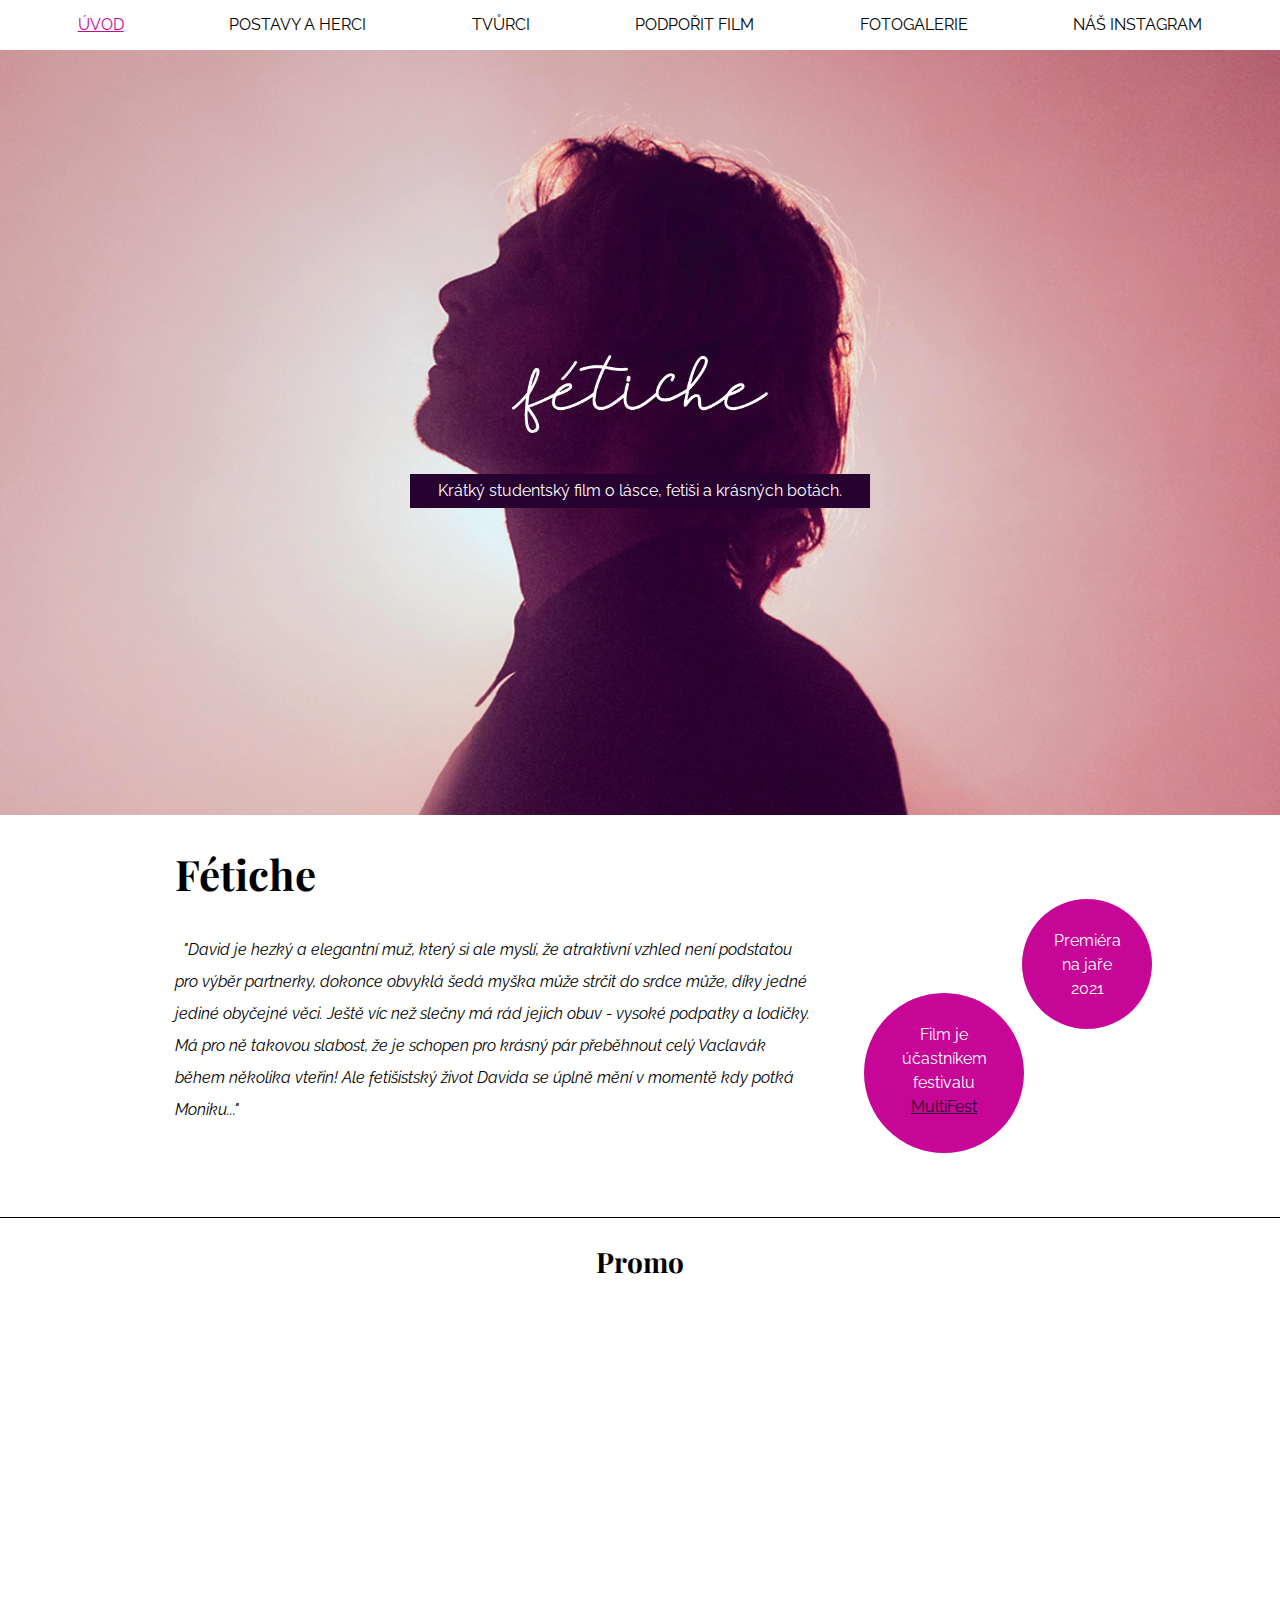
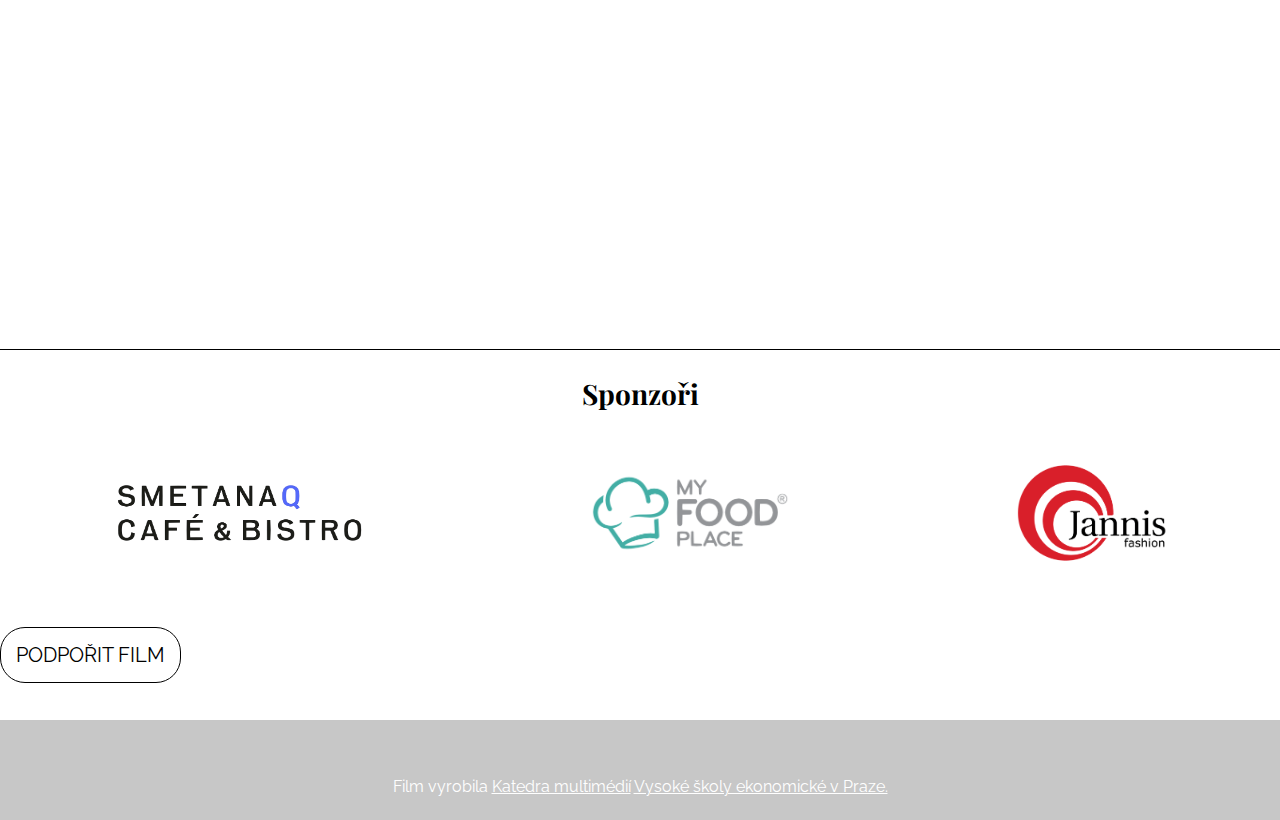
<file: index.html>
<!DOCTYPE html>
<html lang="cs">
    <head>
        <meta charset="UTF-8">
        <meta name="viewport" content="width=device-width, initial-scale=1.0">
        <meta name="description" content="Webové stránky krátkého studentského filmu Fétiche">
        <meta name="author" content="Tatiana Chesebieva">
        <title>Fétiche - studentský film</title>
        <link rel="icon" href="media/favicon.png" type="image/x-icon" sizes="16x16" />
        <link href="https://fonts.googleapis.com/css2?family=Raleway:wght@300&display=swap" rel="stylesheet">
        <link href="https://fonts.googleapis.com/css2?family=Playfair+Display&display=swap" rel="stylesheet">
        <link rel="stylesheet" href="style.css" type="text/css" />
    </head>
    <body>
        <header class="nav" id="nav">
            <a onclick="menu()" id="nav-icon"> &#9776; </a>
            <a href="#" id="active">Úvod</a>
            <a href="cast.html">Postavy a herci</a>
            <a href="crew.html">Tvůrci</a>
            <a href="donate.html">Podpořit film</a>
            <a href="gallery.html">Fotogalerie</a>
            <a href="https://www.instagram.com/fetiche.film/" target="_blank">Náš Instagram</a>
        </header>
        <main id="homepage_main">
            <div id="intro">
                <img src="media/logo.png" alt="Logotyp Fétiche">
                <p>Krátký studentský film o lásce, fetiši a krásných botách.</p>
            </div>
            <div id="about">
                <h1>Fétiche</h1>
                <p id="plot"><i>&nbsp;&nbsp;"David je hezký a elegantní muž, který si ale myslí, že atraktivní vzhled není podstatou pro výběr partnerky, dokonce obvyklá šedá myška může strčit do srdce může, díky jedné jediné obyčejné věci. Ještě víc než slečny má rád jejich obuv - vysoké podpatky a lodičky. Má pro ně takovou slabost, že je schopen pro krásný pár přeběhnout celý Vaclavák během několika vteřin! Ale fetišistský život Davida se úplně mění v momentě kdy potká Moniku..."</i></p>
                <p id="premiere">Premiéra na jaře 2021</p>
                <p id="fest">Film je účastníkem festivalu <a href="https://www.multifest.cz/">MultiFest</a></p>
            </div>
            <div id="promo">
                <h2>Promo</h2>
                <iframe width="1008" height="567" src="https://www.youtube.com/embed/JOF8OgxGXdw" title="YouTube video player" frameborder="0" allow="accelerometer; autoplay; clipboard-write; encrypted-media; gyroscope; picture-in-picture" allowfullscreen></iframe>
            </div>
            <div id="sponsors">
                <h2>Sponzoři</h2>
                <div id="sponsors-icons">
                    <a href="http://smetanaq.cz/" target="_blank"><img src="media/smetanaq.png" alt="SmetanaQ" width="250px"></a>
                    <a href="https://www.myfoodplace.cz/" target="_blank"><img src="media/myfoodplace.png" alt="My Food Place" width="200px"></a>
                    <a href="https://jannisfashion.cz" target="_blank"><img src="media/jannis.png" alt="Jannis Fashion" width="150px"></a>
                </div>
                <button type="button"><a href="donate.html">Podpořit film</a></button>
            </div>
        </main>
        <footer>
            <p>Film vyrobila <a href="https://kme.vse.cz/">Katedra multimédií</a> <a href="https://www.vse.cz/">Vysoké školy ekonomické v Praze.</a></p>
        </footer>
        <script>
            function menu () {
                var nav = document.getElementById("nav");
                if (nav.className == "nav" ) {
                    nav.className += " open";
                } else {
                    nav.className = "nav";
                }
            }
        </script>
    </body>
</html>
</file>
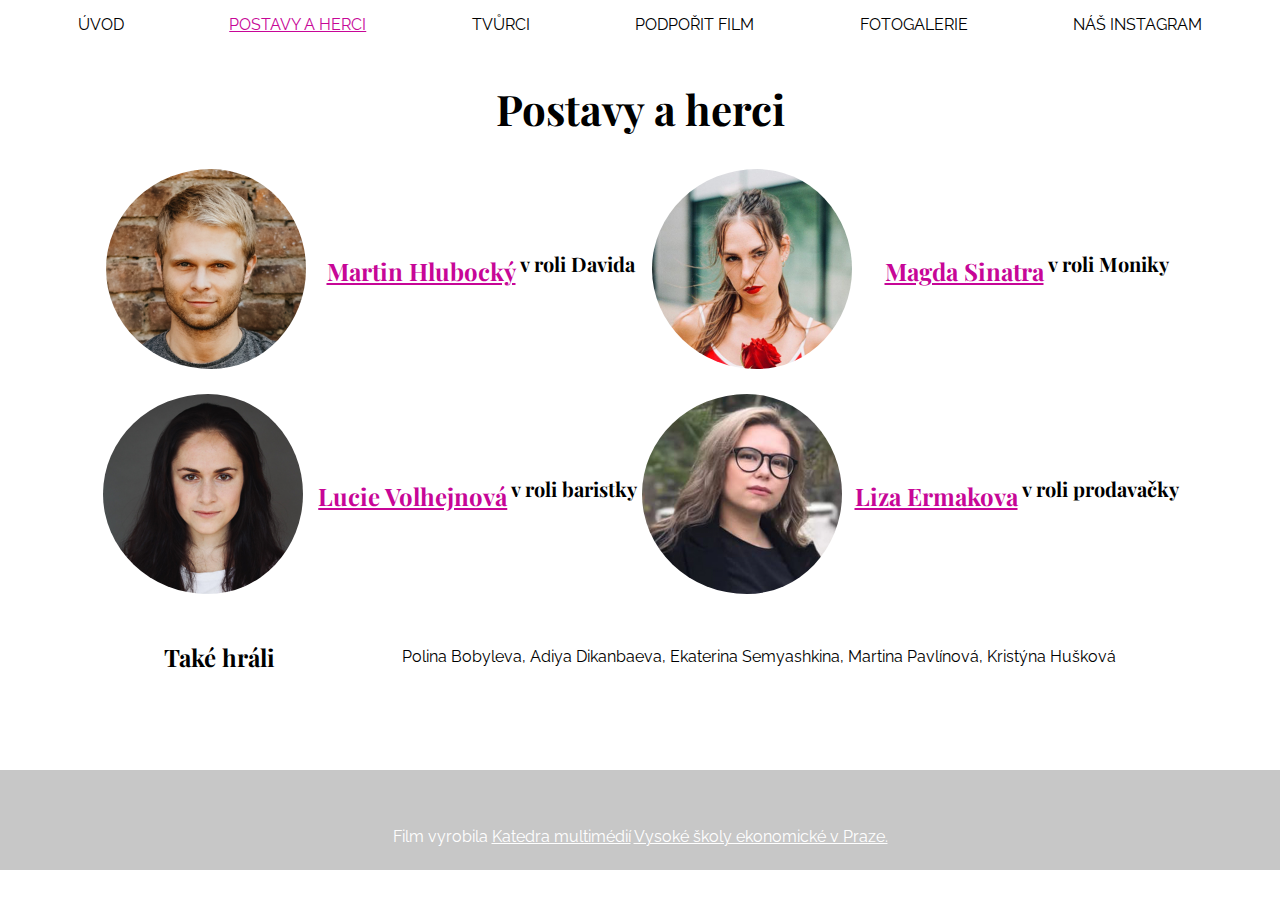
<file: cast.html>
<!DOCTYPE html>
<html lang="cs">
    <head>
        <meta charset="UTF-8">
        <meta name="viewport" content="width=device-width, initial-scale=1.0">
        <meta name="description" content="Postavy a herci filmu Fétiche">
        <meta name="author" content="Tatiana Chesebieva">
        <title>Postavy a herci | Fétiche</title>
        <link rel="icon" href="media/favicon.png" type="image/x-icon" sizes="16x16" />
        <link href="https://fonts.googleapis.com/css2?family=Raleway:wght@300&display=swap" rel="stylesheet">
        <link href="https://fonts.googleapis.com/css2?family=Playfair+Display&display=swap" rel="stylesheet">
        <link rel="stylesheet" href="style.css" type="text/css" />
    </head>
    <body>
        <header class="nav" id="nav">
            <a onclick="menu()" id="nav-icon"> &#9776; </a>
            <a href="index.html">Úvod</a>
            <a href="cast.html" id="active">Postavy a herci</a>
            <a href="crew.html">Tvůrci</a>
            <a href="donate.html">Podpořit film</a>
            <a href="gallery.html">Fotogalerie</a>
            <a href="https://www.instagram.com/fetiche.film/" target="_blank">Náš Instagram</a>

        </header>
        <main id="cast_main">
            <h1>Postavy a herci</h1>
            <div id="cast">
            <section class="character">
                <img src="media/martin.jpg" alt="Martin Hlubocký v roli Davida" class="actor-img">
                <h2><a href="https://actorsmap.cz/en/herec/martin-hlubocky/" target="_blank">Martin Hlubocký</a><sup> v roli Davida </sup></h2>
            </section>
            <section class="character">
                <img src="media/magda.jpg" alt="Magda Sinatra v roli Moniky" class="actor-img">
                <h2><a href="https://www.facebook.com/magdalena.stellabridge" target="_blank">Magda Sinatra</a><sup> v roli Moniky </sup></h2>
            </section>
            <section class="character">
                <img src="media/lucie.jpeg" alt="Lucie Volhejnová v roli baristky" class="actor-img">
                <h2><a href="https://actorsmap.cz/en/herec/lucie-volhejnova/" target="_blank">Lucie Volhejnová</a><sup> v roli baristky </sup></h2>
            </section>
            <section class="character">
                <img src="media/liza.jpg" alt="Liza Ermakova v roli prodavačky" class="actor-img">
                <h2><a href="https://www.facebook.com/profile.php?id=100008595572540" target="_blank">Liza Ermakova</a><sup> v roli prodavačky </sup></h2>
            </section>
            <section class="character">
                <h2>Také hráli</h2>
                <p>Polina Bobyleva, Adiya Dikanbaeva, Ekaterina Semyashkina, Martina Pavlínová, Kristýna Hušková</p>
            </section>
            </div>
        </main>
        <footer>
            <p>Film vyrobila <a href="https://kme.vse.cz/">Katedra multimédií</a> <a href="https://www.vse.cz/">Vysoké školy ekonomické v Praze.</a></p>
        </footer>
        <script>
            function menu () {
                var nav = document.getElementById("nav");
                if (nav.className == "nav" ) {
                    nav.className += " open";
                } else {
                    nav.className = "nav";
                }
            }
        </script>
    </body>
</html>
</file>
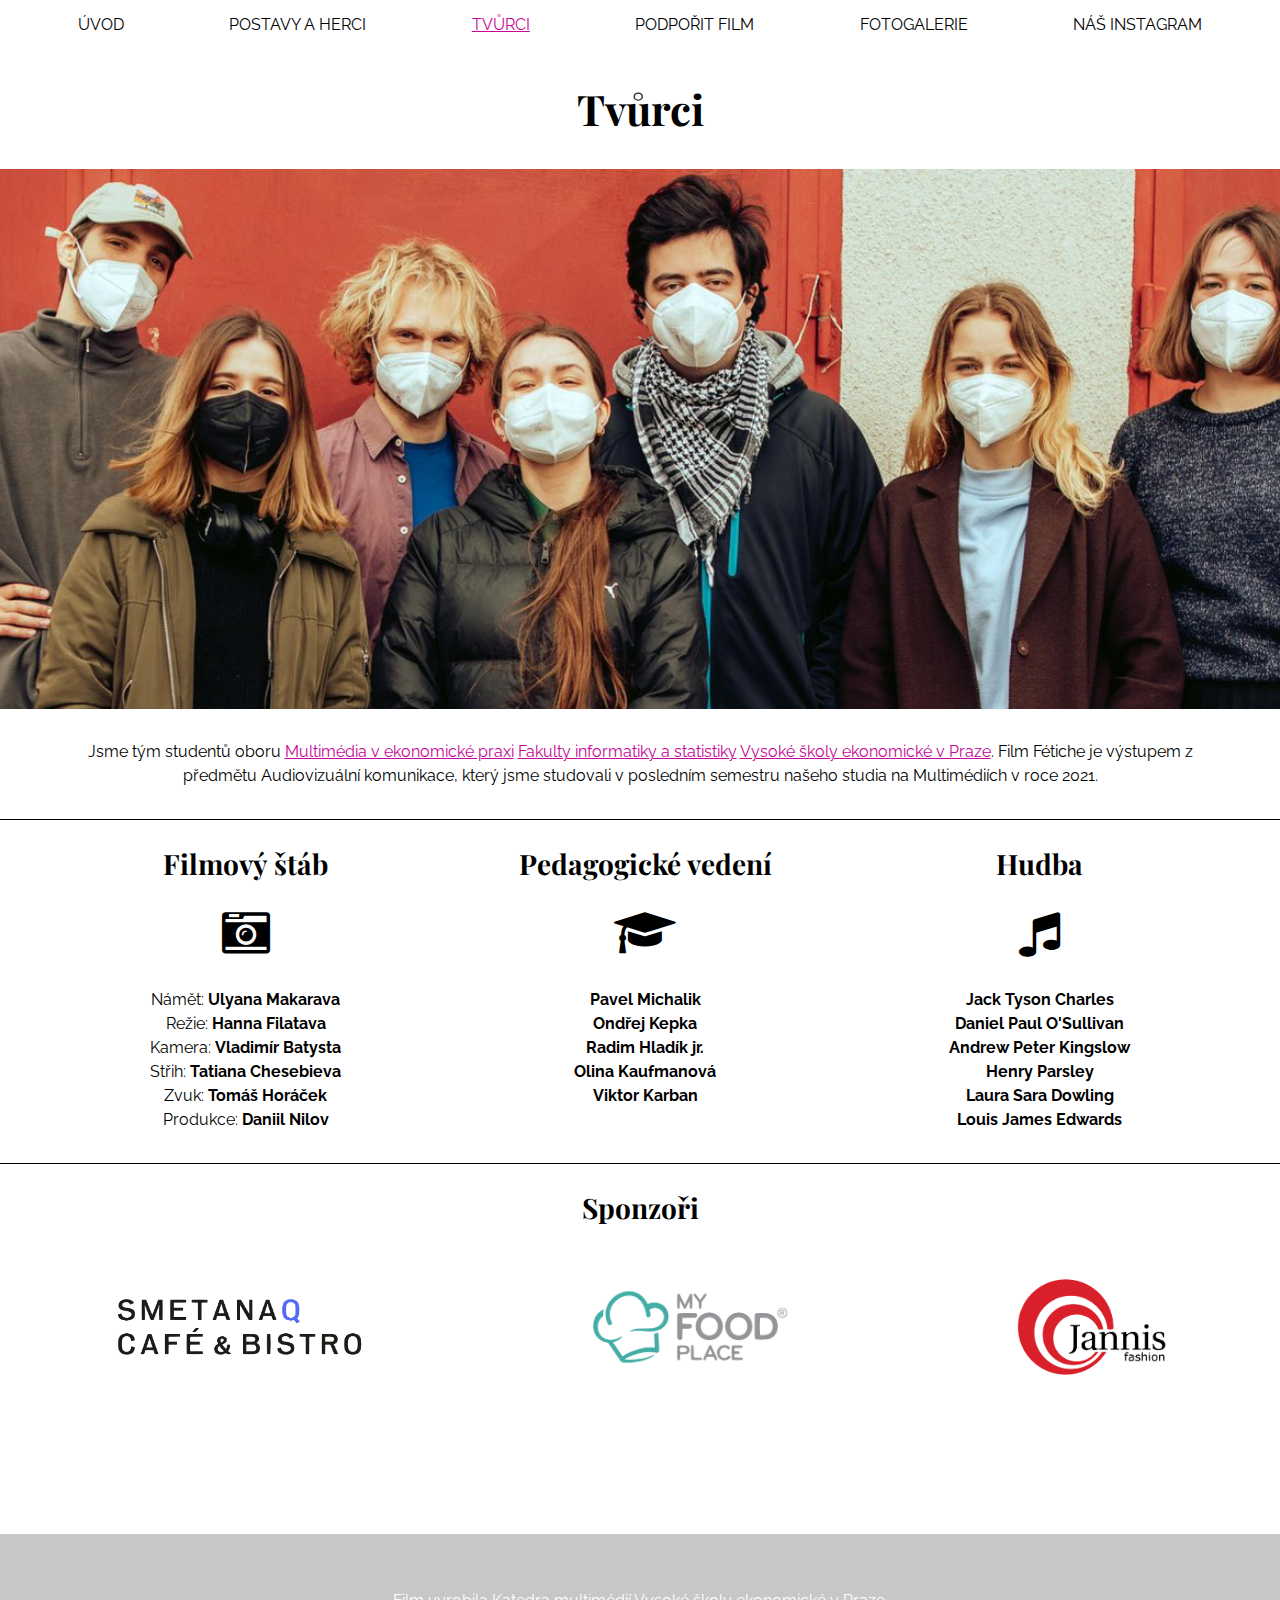
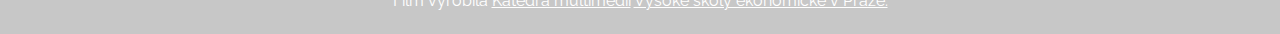
<file: crew.html>
<!DOCTYPE html>
<html lang="cs">
    <head>
        <meta charset="UTF-8">
        <meta name="viewport" content="width=device-width, initial-scale=1.0">
        <meta name="description" content="Štáb filmu Fétiche">
        <meta name="author" content="Tatiana Chesebieva">
        <title>Tvůrci | Fétiche</title>
        <link rel="icon" href="media/favicon.png" type="image/x-icon" sizes="16x16" />
        <link href="https://fonts.googleapis.com/css2?family=Raleway:wght@300&display=swap" rel="stylesheet">
        <link href="https://fonts.googleapis.com/css2?family=Playfair+Display&display=swap" rel="stylesheet">
        <link rel="stylesheet" href="style.css" type="text/css" />
        <link rel="stylesheet" href="https://cdnjs.cloudflare.com/ajax/libs/font-awesome/4.7.0/css/font-awesome.min.css">
    </head>
    <body>
        <header class="nav" id="nav">
            <a onclick="menu()" id="nav-icon"> &#9776; </a>
            <a href="index.html">Úvod</a>
            <a href="cast.html">Postavy a herci</a>
            <a href="crew.html" id="active">Tvůrci</a>
            <a href="donate.html">Podpořit film</a>
            <a href="gallery.html">Fotogalerie</a>
            <a href="https://www.instagram.com/fetiche.film/" target="_blank">Náš Instagram</a>
        </header>
        <main id="crew_main">
            <h1>Tvůrci</h1>
            <div id="crew_cover">
            </div>
            <p>Jsme tým studentů oboru <a href="https://kme.vse.cz/" target="_blank">Multimédia v ekonomické praxi</a> <a href="https://fis.vse.cz/" target="_blank">Fakulty informatiky a statistiky</a> <a href="https://www.vse.cz/" target="_blank">Vysoké školy ekonomické v Praze</a>. Film Fétiche je výstupem z předmětu Audiovizuální komunikace, který jsme studovali v posledním semestru našeho studia na Multimédiích v roce 2021.</p>
            <div id="crew_container">
                <section class="team">
                    <h2>Filmový štáb</h2>
                    <i class="fa fa-camera-retro fa-3x"></i>
                    <p>
                        Námět: <b>Ulyana Makarava</b><br>Režie: <b>Hanna Filatava</b><br>Kamera: <b>Vladimír Batysta</b><br>Střih: <b>Tatiana Chesebieva</b><br>Zvuk: <b>Tomáš Horáček</b><br>Produkce: <b>Daniil Nilov</b>
                    </p>
                </section>
                <section class="team">
                    <h2>Pedagogické vedení</h2>
                    <i class="fa fa-graduation-cap fa-3x"></i>
                    <p>
                        <b>Pavel Michalik<br>Ondřej Kepka<br>Radim Hladík jr.<br>Olina Kaufmanová<br>Viktor Karban</b>
                    </p>
                </section>
                <section class="team">
                    <h2>Hudba</h2>
                    <i class="fa fa-music fa-3x"></i>
                    <p>
                        <b>Jack Tyson Charles<br>Daniel Paul O'Sullivan<br>Andrew Peter Kingslow<br>Henry Parsley<br>Laura Sara Dowling<br>Louis James Edwards</b>
                    </p>
                </section>
            </div>
            <div id="sponsors">
                <h2>Sponzoři</h2>
                <div id="sponsors-icons">
                    <a href="http://smetanaq.cz/" target="_blank"><img src="media/smetanaq.png" alt="SmetanaQ" width="250px"></a>
                    <a href="https://www.myfoodplace.cz/" target="_blank"><img src="media/myfoodplace.png" alt="My Food Place" width="200px"></a>
                    <a href="https://jannisfashion.cz" target="_blank"><img src="media/jannis.png" alt="Jannis Fashion" width="150px"></a>
                </div>
            </div>
        </main>
        <footer>
            <p>Film vyrobila <a href="https://kme.vse.cz/">Katedra multimédií</a> <a href="https://www.vse.cz/">Vysoké školy ekonomické v Praze.</a></p>
        </footer>
        <script>
            function menu () {
                var nav = document.getElementById("nav");
                if (nav.className == "nav" ) {
                    nav.className += " open";
                } else {
                    nav.className = "nav";
                }
            }
        </script>
    </body>
</html>
</file>
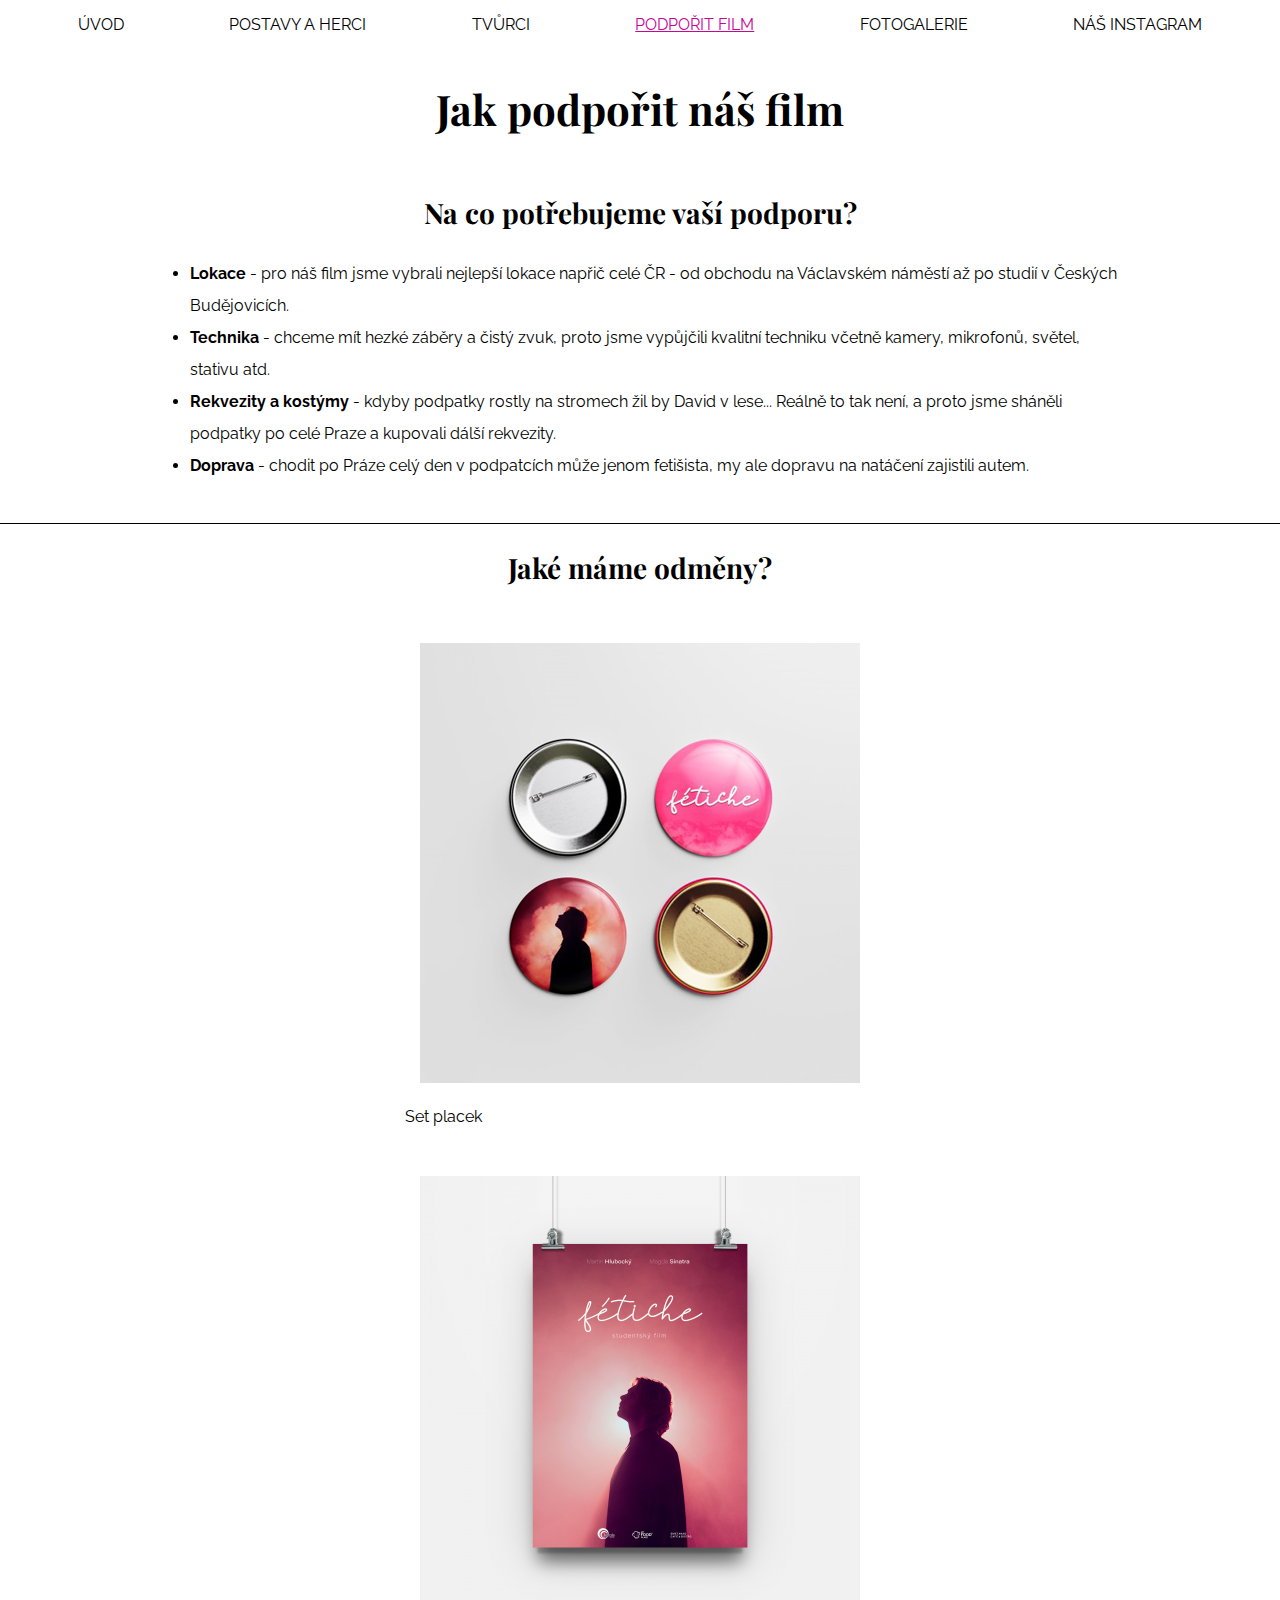
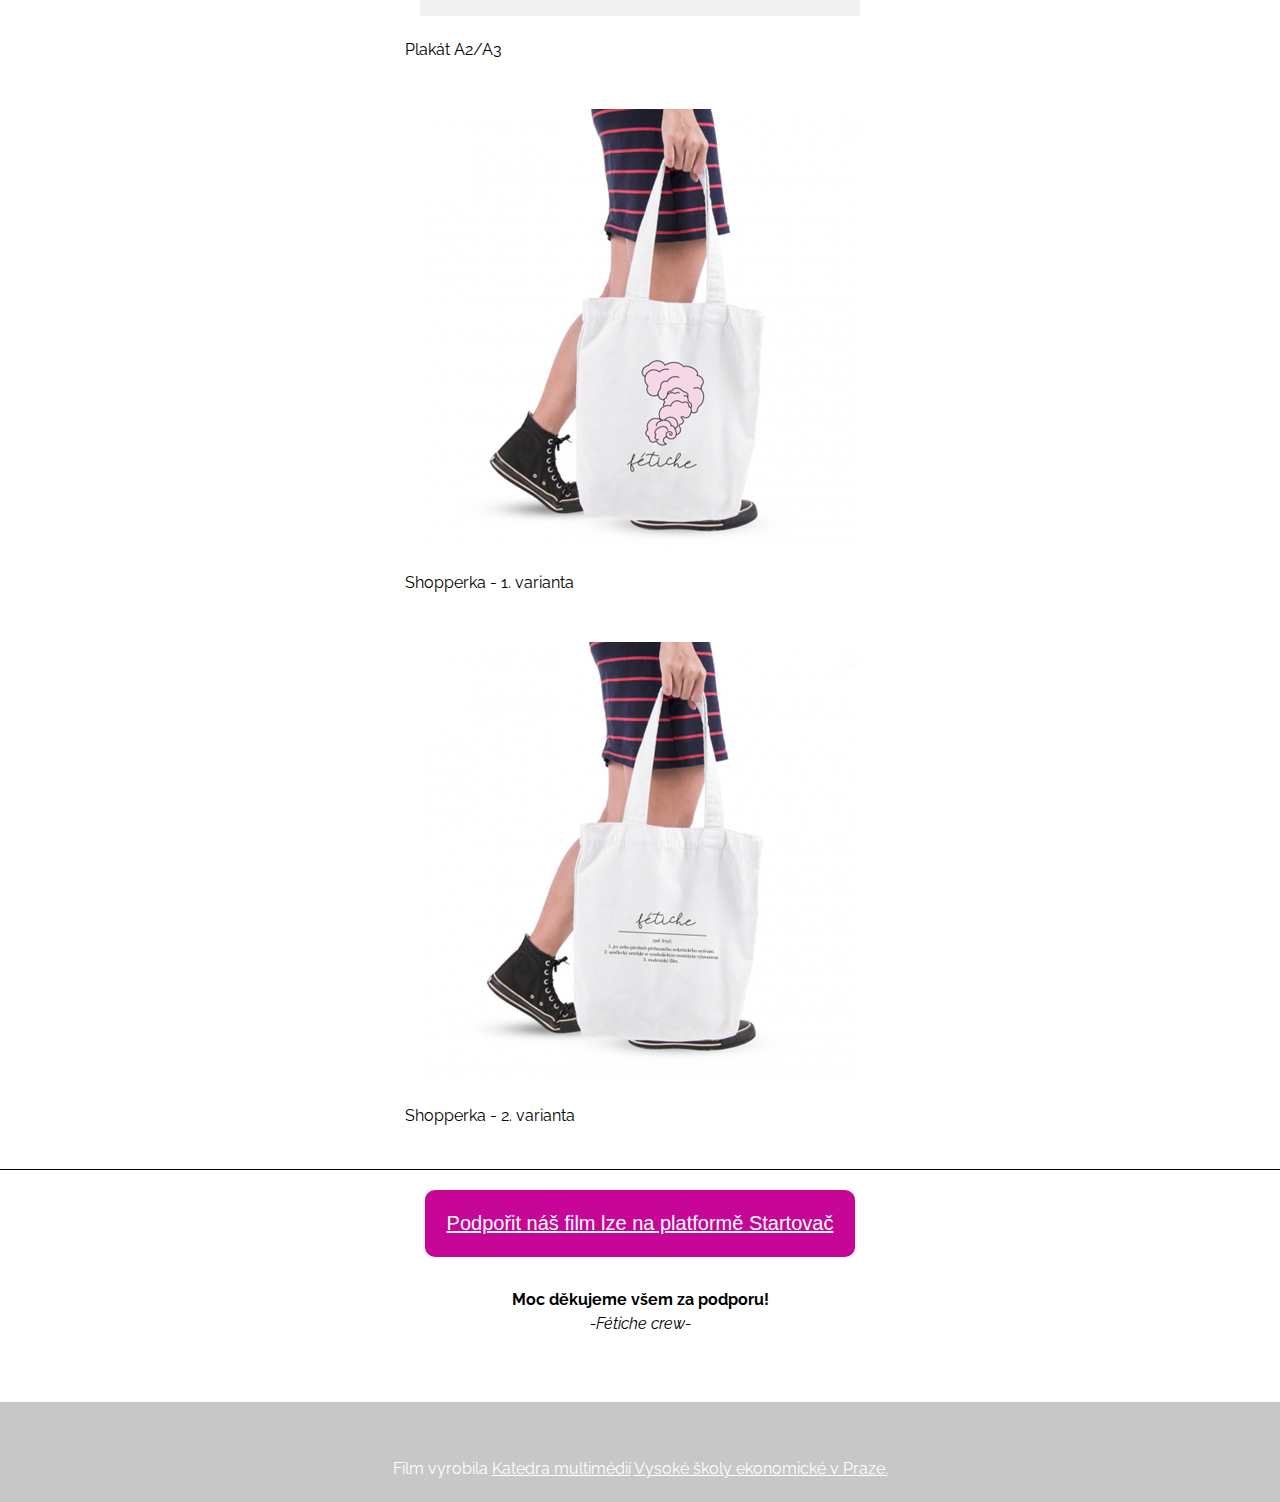
<file: donate.html>
<!DOCTYPE html>
<html lang="cs">
    <head>
        <meta charset="UTF-8">
        <meta name="viewport" content="width=device-width, initial-scale=1.0">
        <meta name="description" content="Podpořit film Fétiche">
        <meta name="author" content="Tatiana Chesebieva">
        <title>Podpořit | Fétiche</title>
        <link rel="icon" href="media/favicon.png" type="image/x-icon" sizes="16x16" />
        <link href="https://fonts.googleapis.com/css2?family=Raleway:wght@300&display=swap" rel="stylesheet">
        <link href="https://fonts.googleapis.com/css2?family=Playfair+Display&display=swap" rel="stylesheet">
        <link rel="stylesheet" href="style.css" type="text/css" />
    </head>
    <body>
        <header class="nav" id="nav">
            <a onclick="menu()" id="nav-icon"> &#9776; </a>
            <a href="index.html">Úvod</a>
            <a href="cast.html">Postavy a herci</a>
            <a href="crew.html">Tvůrci</a>
            <a href="donate.html" id="active">Podpořit film</a>
            <a href="gallery.html">Fotogalerie</a>
            <a href="https://www.instagram.com/fetiche.film/" target="_blank">Náš Instagram</a>
        </header>
        <main id="donate_main">
            <h1>Jak podpořit náš film</h1>
            <section>
                <h2>Na co potřebujeme vaší podporu?</h2>
                <ul>
                    <li><b>Lokace</b> - pro náš film jsme vybrali nejlepší lokace napřič celé ČR - od obchodu na Václavském náměstí až po studií v Českých Budějovicích.</li>
                    <li><b>Technika</b> - chceme mít hezké záběry a čistý zvuk, proto jsme vypůjčili kvalitní techniku včetně kamery, mikrofonů, světel, stativu atd.</li>
                    <li><b>Rekvezity a kostýmy</b> - kdyby podpatky rostly na stromech žil by David v lese... Reálně to tak není, a proto jsme sháněli podpatky po celé Praze a kupovali dálší rekvezity.</li>
                    <li><b>Doprava</b> - chodit po Práze celý den v podpatcích může jenom fetišista, my ale dopravu na natáčení zajistili autem.</li>
                </ul>
            </section>
            <h2>Jaké máme odměny?</h2>
            <section id="odmeny">
                <figure>
                    <img src="media/placky.jpg" alt="Odměna - set placek" class="reward-img">
                    <figcaption>Set placek</figcaption>
                </figure>
                <figure>
                    <img src="media/poster.png" alt="Odměna - plakát" class="reward-img">
                    <figcaption>Plakát A2/A3</figcaption>
                </figure>
                <figure>
                    <img src="media/shopper.png" alt="Odměna - shopper" class="reward-img">
                    <figcaption>Shopperka - 1. varianta</figcaption>
                </figure>
                <figure>
                    <img src="media/shopper2.png" alt="Odměna - shopper" class="reward-img">
                    <figcaption>Shopperka - 2. varianta</figcaption>
                </figure>
            </section>
            <button type="button" id="startovac" onclick="window.open('https://www.startovac.cz/projekty/fetiche-film', '_blank')" formtarget="_blank">Podpořit náš film lze na platformě Startovač</button>
            <p><b>Moc děkujeme všem za podporu!</b><br><i>-Fétiche crew-</i></p>
        </main>
        <footer>
            <p>Film vyrobila <a href="https://kme.vse.cz/">Katedra multimédií</a> <a href="https://www.vse.cz/">Vysoké školy ekonomické v Praze.</a></p>
        </footer>
        <script>
            function menu () {
                var nav = document.getElementById("nav");
                if (nav.className == "nav" ) {
                    nav.className += " open";
                } else {
                    nav.className = "nav";
                }
            }
        </script>
    </body>
</html>
</file>
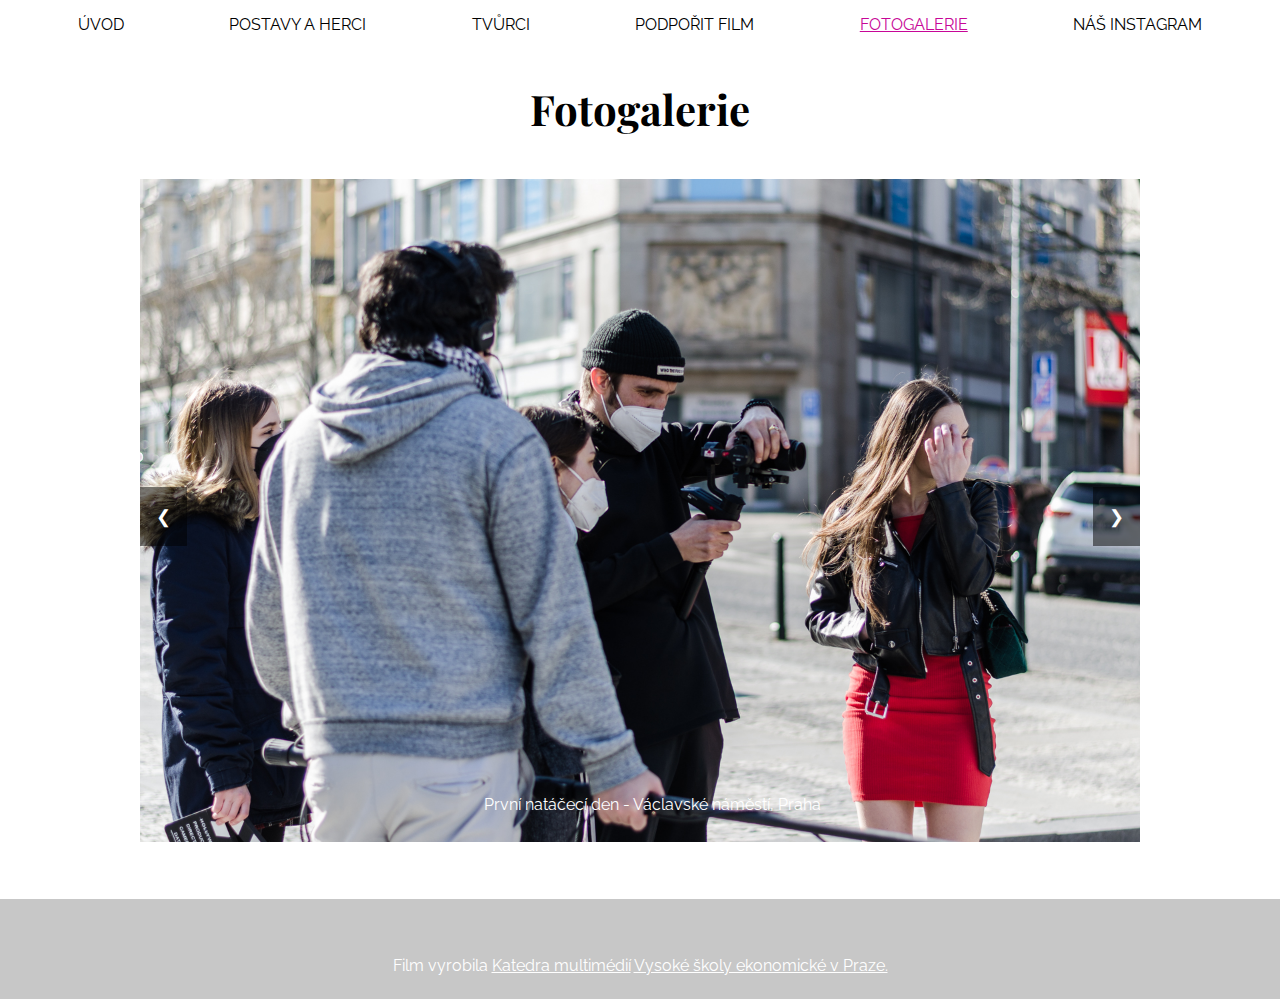
<file: gallery.html>
<!DOCTYPE html>
<html lang="cs">
    <head>
        <meta charset="UTF-8">
        <meta name="viewport" content="width=device-width, initial-scale=1.0">
        <meta name="description" content="Fotogalerie filmu Fétiche">
        <meta name="author" content="Tatiana Chesebieva">
        <title>Fotogalerie | Fétiche</title>
        <link rel="icon" href="media/favicon.png" type="image/x-icon" sizes="16x16" />
        <link href="https://fonts.googleapis.com/css2?family=Raleway:wght@300&display=swap" rel="stylesheet">
        <link href="https://fonts.googleapis.com/css2?family=Playfair+Display&display=swap" rel="stylesheet">
        <link rel="stylesheet" href="style.css" type="text/css" />
    </head>
    <body>
        <header class="nav" id="nav">
            <a onclick="menu()" id="nav-icon"> &#9776; </a>
            <a href="index.html">Úvod</a>
            <a href="cast.html">Postavy a herci</a>
            <a href="crew.html">Tvůrci</a>
            <a href="donate.html">Podpořit film</a>
            <a href="gallery.html" id="active">Fotogalerie</a>
            <a href="https://www.instagram.com/fetiche.film/" target="_blank">Náš Instagram</a>
        </header>
        <main id="gallery_main">
            <h1>Fotogalerie</h1>
            <div id="gallery_container">
                <div class="slides">
                    <img src="media/gallery1.jpg">
                    <p class="caption">První natáčecí den - Václavské náměstí, Praha</p>
                </div>
                <div class="slides">
                    <img src="media/gallery2.jpg">
                    <p class="caption">První natáčecí den - Václavské náměstí, Praha</p>
                </div>
                <div class="slides">
                    <img src="media/gallery3.jpg">
                    <p class="caption">První natáčecí den - Václavské náměstí, Praha</p>
                </div>
                <div class="slides">
                    <img src="media/gallery4.jpg">
                    <p class="caption">První natáčecí den - Václavské náměstí, Praha</p>
                </div>
                <div class="slides">
                    <img src="media/gallery5.jpg">
                    <p class="caption">Druhý natáčecí den - Smetanovo nábřeží, Praha</p>
                </div>
                <div class="slides">
                    <img src="media/gallery6.jpg">
                    <p class="caption">Druhý natáčecí den - Smetanovo nábřeží, Praha</p>
                </div>
                <div class="slides">
                    <img src="media/gallery7.jpg">
                    <p class="caption">Třetí natáčecí den - Žižkárna, České Budějovice</p>
                </div>
                <div class="slides">
                    <img src="media/gallery8.jpg">
                    <p class="caption">Třetí natáčecí den - Žižkárna, České Budějovice</p>
                </div>
                <div class="slides">
                    <img src="media/gallery9.jpg">
                    <p class="caption">Třetí natáčecí den - Žižkárna, České Budějovice</p>
                </div>
                <a id="prev_button" onclick="slide(-1)">&#10094;</a>
                <a id="next_button" onclick="slide(1)">&#10095;</a>
            </div>
        </main>
        <footer>
            <p>Film vyrobila <a href="https://kme.vse.cz/">Katedra multimédií</a> <a href="https://www.vse.cz/">Vysoké školy ekonomické v Praze.</a></p>
        </footer>
        <script>
            var slideNum = 1;
            slide(slideNum);
            function slide(n){
                n += slideNum;
                slideNum = n;
                var i;
                var slides = document.getElementsByClassName("slides");
                if (n > slides.length) {slideNum = 1;}
                if (n < 1) {slideNum = slides.length;}
                for (i = 0; i < slides.length; i++) {
                    slides[i].style.display = "none";
                }
                slides[slideNum-1].style.display = "block";
            } 
            function menu () {
                var nav = document.getElementById("nav");
                if (nav.className == "nav" ) {
                    nav.className += " open";
                } else {
                    nav.className = "nav";
                }
            }
        </script>
    </body>
</html>
</file>
<file: style.css>
/* All pages */
body {
    background-color: white;
    color: black;
    font-family: 'Raleway', sans-serif;
    font-size: 16px;
    padding: 0;
    margin: auto;
    box-sizing: border-box;
    max-width: 1900px;
    line-height: 1.5;
}
h1, h2 {
    font-family: 'Playfair Display', serif;
}
h1 {
    font-size: 42px;
}
h2 {
    font-size: 28px;
}
header {
    background-color: white;
    display: flex;
    flex-direction: row;
    justify-content: space-around;
    align-items: center;
    height: 50px;
    padding: 0 25px 0 25px;
}
header a {
    text-transform: uppercase;
    text-decoration: none;
    padding: 8px;
    color: black;
}
header a:hover {
    text-decoration: underline;
}
#active {
    text-decoration: underline;
    color: #c70697;
}
#nav-icon {
    display: none;
}
footer {
    background-color: rgb(199, 199, 199);
    height: 100px;
    margin-top: 50px;
    position: relative;
}
footer p {
    position: absolute;
    margin-left: auto;
    margin-right: auto;
    left: 0;
    right: 0;
    bottom: 5px;
    text-align: center;
    color: white;
}
footer p a {
    color: white;
}

/* Homepage */
#intro {
    background-image: url("media/plakat.png");
    height: 85vh;
    background-attachment: fixed;
    background-position: center;
    background-repeat: no-repeat;
    background-size: cover;
    position: relative;
}
#intro img {
    position: absolute;
    margin-left: auto;
    margin-right: auto;
    left: 0;
    right: 0;
    bottom: 50%;
    width: 20vw;
}
#intro p {
    position: absolute;
    margin-left: auto;
    margin-right: auto;
    left: 0;
    right: 0;
    bottom: 38%;
    text-align: center;
    background-color: #270130;
    color: white;
    width: 450px;
    padding: 5px;
}
#homepage_main h2 {
    text-align: center;
}
#about, #promo {
    position: relative;
    border-bottom: 1px black solid;
    padding: 0 175px 75px 175px;
}
#plot {
    line-height: 2;
    width: 50vw;
}
#premiere {
    position: absolute;
    margin: auto;
    top: 15%;
    right: 10%;
    text-align: center;
    background-color: #c70697;
    color: white;
    padding: 30px;
    border-radius: 50%;
    height: 70px;
    width: 70px;
}
#fest {
    position: absolute;
    margin: auto;
    top: 40%;
    right: 20%;
    text-align: center;
    background-color: #c70697;
    color: white;
    padding: 30px;
    border-radius: 50%;
    height: 100px;
    width: 100px;
}
#fest a {
    color: #270130;
}
#promo iframe {
    display: block;
    margin: 0 auto;
}
#sponsors {
    position: relative;
}
#sponsors-icons {
    padding-bottom: 75px;
    display: flex;
    flex-direction: row;
    justify-content: space-around;
    align-items: center;
}
#sponsors button {
    all: unset;
    position: absolute;
    margin: auto;
    right: 0;
    left: 0;
    bottom: 0;
}
#sponsors button a {
    text-transform: uppercase;
    text-align: center;
    color: black;
    text-decoration: none;
    width: 150px;
    padding: 15px;
    border: 1.5px black solid;
    border-radius: 25px;
    font-size: 20px;
}
#sponsors button a:hover {
    text-decoration: underline;
    background-color: #c70697;
    border-color: #c70697;
    color: white;
}

/* Cast */
#cast_main {
    padding: 0 100px 0 100px;
}
#cast_main h1 {
    text-align: center;
}
#cast h2 {
    font-size: 24px;
}
#cast {
    display: flex;
    flex-direction: row;
    justify-content: space-between;
    flex-wrap: wrap;
    align-items: center;

}
.character {
    display: flex;
    flex-direction: row;
    justify-content: space-around;
    align-items: center;
    flex: 50%;
    padding-bottom: 25px;
}
.actor-img {
    border-radius: 50%;
    width: 200px;
    padding-right: 10px;
}
.character a {
    color: #c70697;
}
/* Crew */
#crew_cover {
    background-image: url("media/tym.jpg");
    height: 60vh;
    background-attachment: fixed;
    background-position: center;
    background-repeat: no-repeat;
    background-size: cover;
    position: relative;
}
#crew_main h1 {
    text-align: center;
}
#crew_main p {
    padding: 15px 50px 15px 50px;
    text-align: center;
}
#crew_main p a {
    color: #c70697;
}
#sponsors h2 {
    text-align: center;
}
#crew_container {
    display: flex;
    flex-direction: row;
    flex-wrap: wrap;
    justify-content: space-between;
    align-items: flex-start;
    padding: 0 100px 0 100px;
    border-top: 1px solid black;
    border-bottom: 1px solid black;
}
.team {
    display: flex;
    flex-direction: column;
    justify-content: center;
    align-items: center;
}

/* Startovac */
#donate_main {
    display: flex;
    flex-direction: column;
    justify-content: space-between;
    align-items: center;
}
#donate_main h2 {
    text-align: center;
}
#donate_main section {
    border-bottom: 1px black solid;
    padding: 0 150px 25px 150px;
}
#donate_main li {
    line-height: 2;
}
#startovac {
    font-size: 20px;
    padding: 20px;
    margin: 20px 0 15px 0;
    background-color: #c70697;
    border: 2px solid #c70697;
    color: white;
    text-decoration: underline;
    border-radius: 10px;
    text-align: center;
}
#startovac:hover {
    background-color: white;
    color: #c70697;
    cursor: pointer;
}

#odmeny {
    display: flex;
    flex-direction: row;
    flex-wrap: wrap;
    justify-content: center;
    align-items: center;
}
#odmeny img {
    margin: 15px;
}
#donate_main p {
    text-align: center;
}
/* Gallery */
#gallery_main h1 {
    text-align: center;
}
#gallery_container {
    max-width: 1000px;
    position: relative;
    margin: auto;
    padding-top: 10px;
}
.slides img {
    width: 1000px;
}
.slides {
    display: none;
}
#prev_button, #next_button {
    cursor: pointer;
    position: absolute;
    top: 50%;
    width: auto;
    margin-top: -22px;
    padding: 16px;
    color: white;
    font-size: 18px;
    background-color: rgba(0, 0, 0, 0.5);
}
#next_button {
    right: 0;
}
#prev_button:hover, #next_button:hover {
    background-color: black;
}
.caption {
    color: white;
    padding: 8px 12px;
    position: absolute;
    bottom: 8px;
    width: 100%;
    text-align: center;
}

/* Smaller screen */
@media screen and (max-width:800px) {
    header {
        display: flex;
        flex-direction: column;
        justify-content: flex-start;
        align-items: center;
    }
    #intro {
        height: 60vh;
    }
    header a{
        display: none;
    }
    #nav-icon {
        display: block;
        align-self: flex-end;
    }
    .open {
        height: 350px;
    }
    .open a {
        display: block;
    }
    #intro img {
        width: 50vw;
        bottom: 55%;
    }
    #intro p {
        width: 350px;
    }
    #about, #promo {
        padding: 15px;
    }
    #plot {
        width: 90vw;
    }
    #premiere, #fest {
        position: inherit;
    }
    #sponsors-icons {
        flex-direction: column;
    }
    #cast_main {
        padding: 0 20px 0 20px;
    }
    #crew_cover {
        height: 30vh;
    }
    #crew_container {
        padding: 25px;
    }
    .slides img {
        width: 450px;
    }
    iframe {
        height: 210px;
        width: 373px;
    }
    #donate_main section {
        padding: 0;
    }
    #startovac {
        font-size: 18px;
    }
    #odmeny img {
        margin: 0;
    }
}
@media print {
    header {
        display: none;
    }
    body {
        font-size: 16px;
    }
    h1 {
        font-size: 22px;
    }
    h2 {
        font-size: 20px;
    }
    #premiere, #fest {
        position: relative;
        left: 0;
        width: 500px;
        padding: 5px;
        margin: 5px;
    }
    div, p {
        padding: 50;
        margin: 50;
    }
    #about {
        padding: 0;
    }
    #plot {
        width: 100vw;
    }
    #sponsors button {
        display: none;
    }
    #intro, #promo {
        display: none;
    }
    .character img {
        width: 100px;
    }
    #crew_cover {
        display: none;
    }
    #crew_container {
        padding: 0;
        justify-content: center;
    }
    .team i {
        display: none;
    }
    #donate_main section {
        padding: 0;
    }
    #odmeny img {
        width: 150px;
    }
    #startovac {
        background-color: white;
        color: black;
        border: none;
    }
}
</file>
